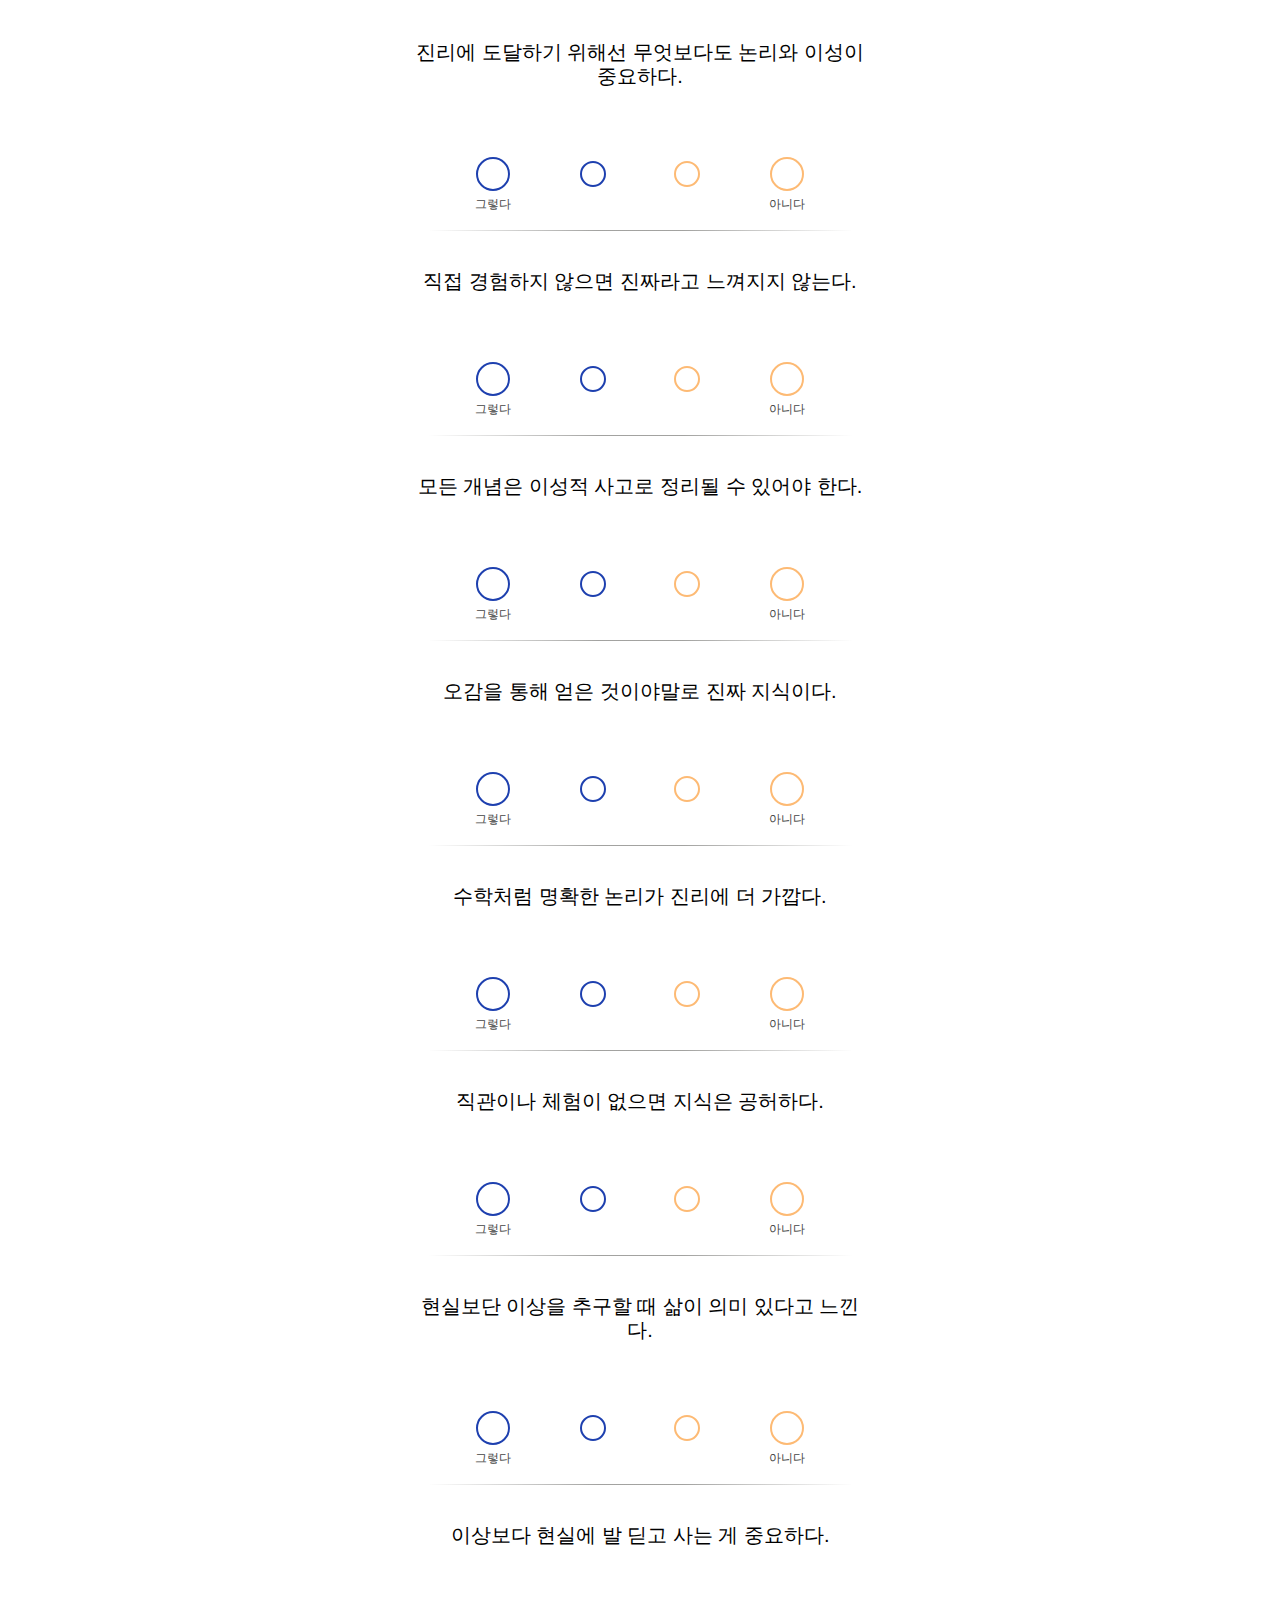
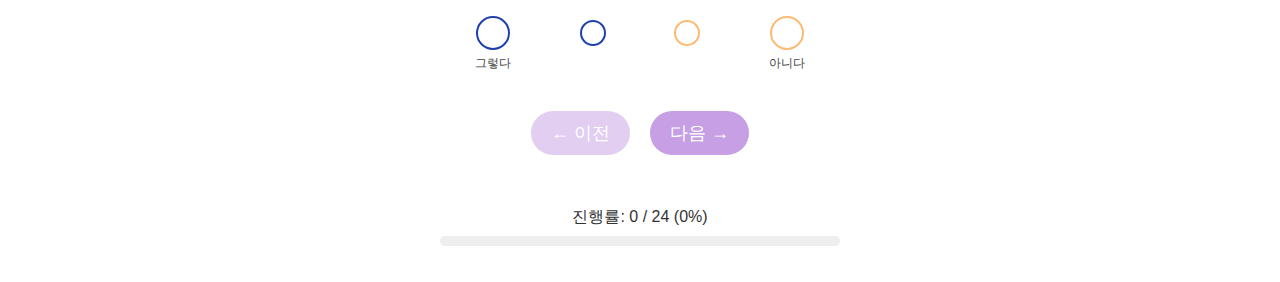
<file: 철학 웹사이트_결과페이지 디자인 제외 모든 기능 구현/index.html>
<!DOCTYPE html>
<html lang="ko">
<head>
  <meta charset="UTF-8" />
  <meta name="viewport" content="width=device-width, initial-scale=1.0"/>
  <title>철학 웹사이트</title>
  <link rel="stylesheet" href="style.css" />
  <link rel="preconnect" href="https://fonts.googleapis.com">
  <link rel="preconnect" href="https://fonts.gstatic.com" crossorigin>
  <link href="https://fonts.googleapis.com/css2?family=Noto+Sans+KR:wght@100..900&display=swap" rel="stylesheet">
  <!-- 결과 전용 CSS -->
  <link rel="stylesheet" href="result.css" />


</head>
<body>
  <!-- 질문 섹션 -->
  <div class="container" id="question-section">
    <div id="question-container" class="question-page active"></div>

    <div class="navigation">
      <button id="prev-button" class="nav-button" disabled>← 이전</button>
      <button id="next-button" class="nav-button">다음 →</button>
    </div>

    <!-- 진행률 영역 -->
    <div class="progress-container">
      <div class="progress-status">
        진행률: <span id="progress-count">0 / 24</span> (<span id="progress-percent">0%</span>)
      </div>
      <div class="progress-wrapper">
        <div class="progress-bar" id="progress-bar"></div>
      </div>
    </div>
  </div>

  <!-- 결과 섹션 (초기 비표시) -->
  <div id="result-container" style="display: none;"></div>
  <!-- 철학자 데이터 및 결과 렌더링 -->
  <script src="questions.js"></script>
  <script src="logics.js"></script>
  <script src="philosophers.js"></script>
  <script src="renderResult.js"></script>
</body>

</html>
</file>
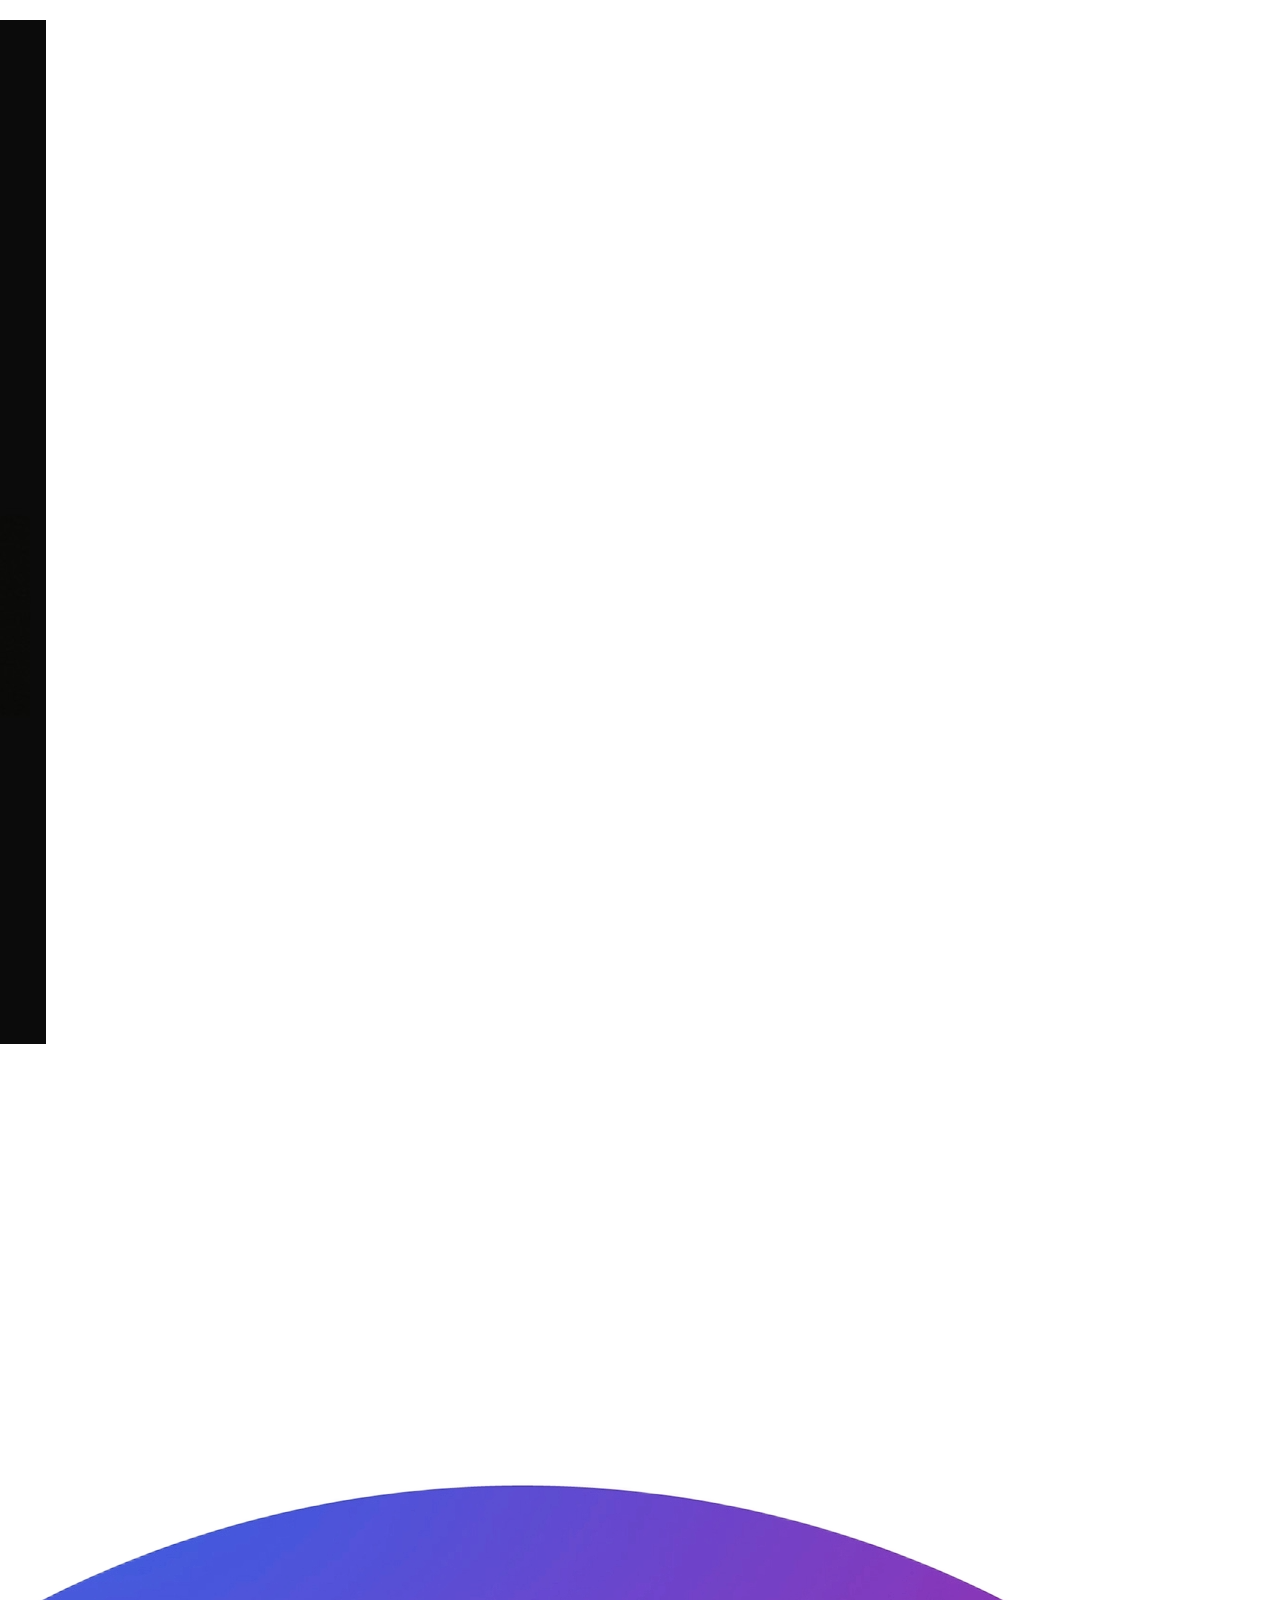
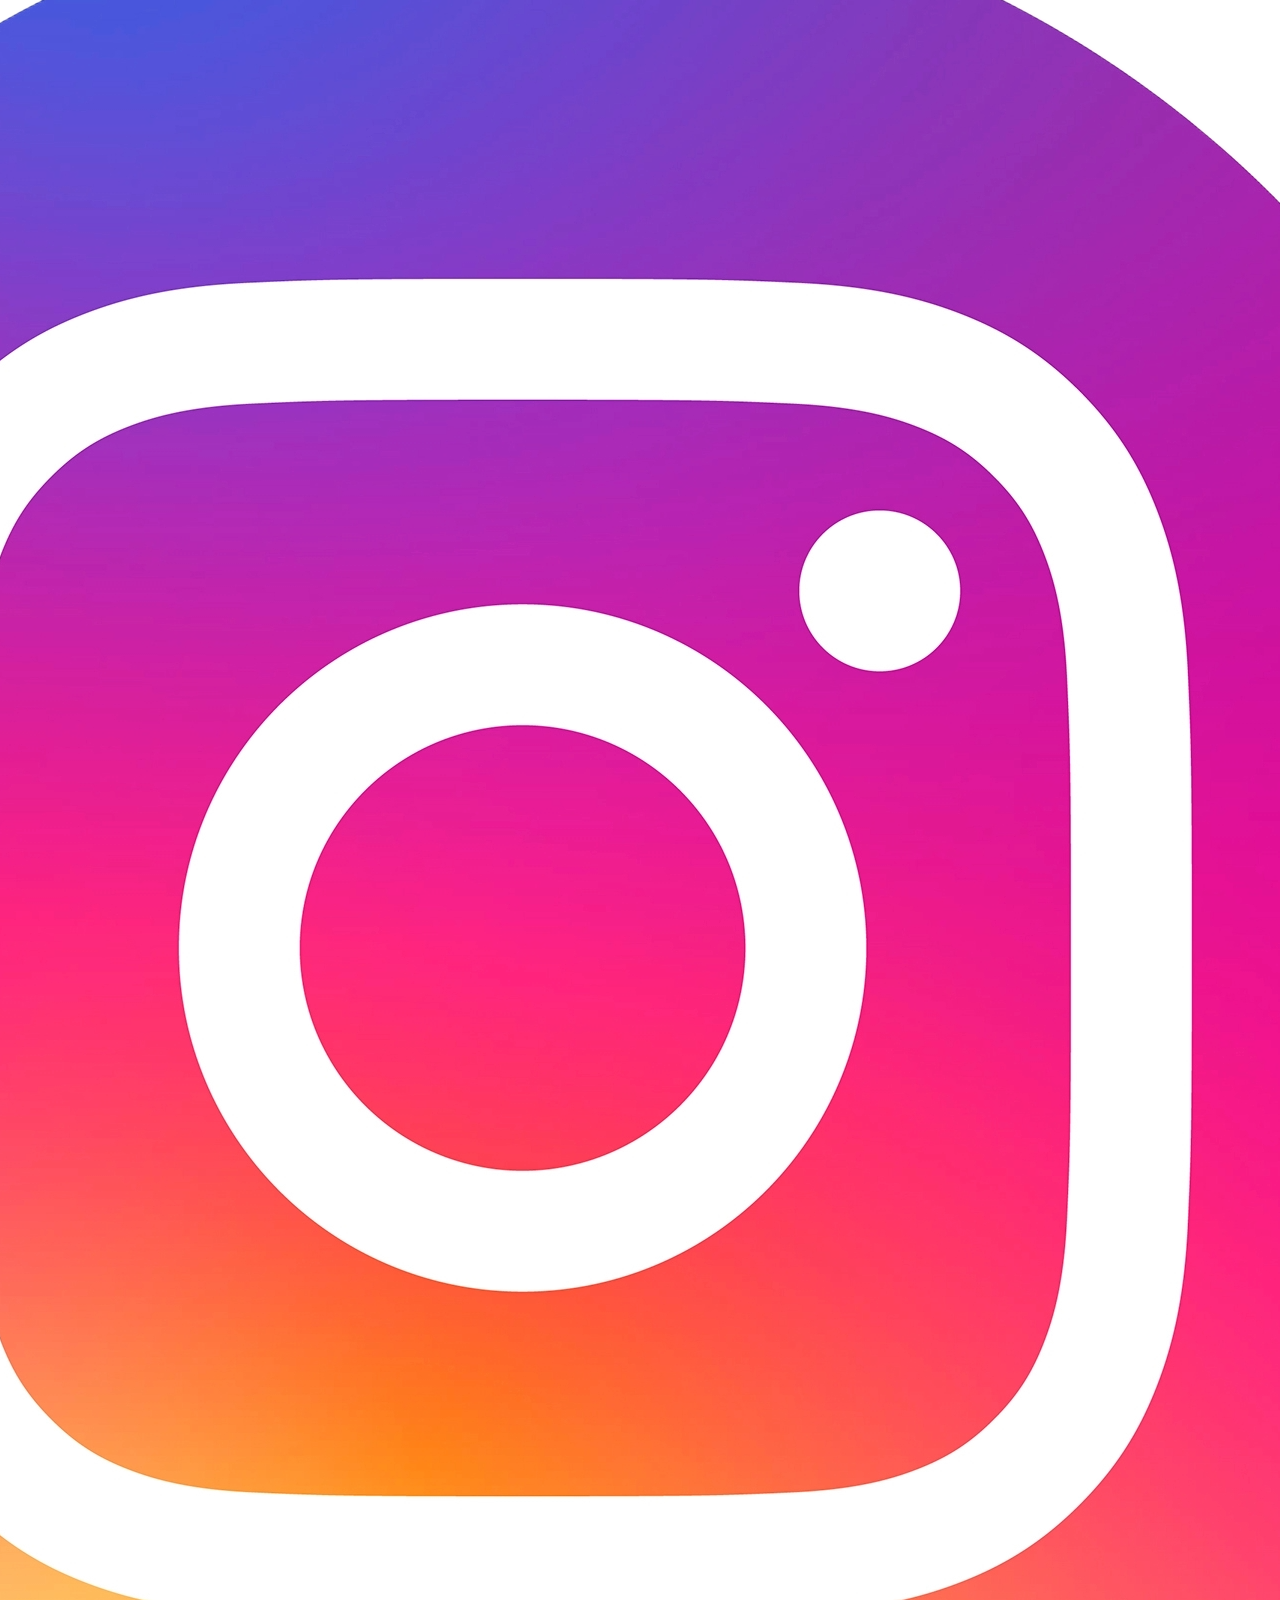
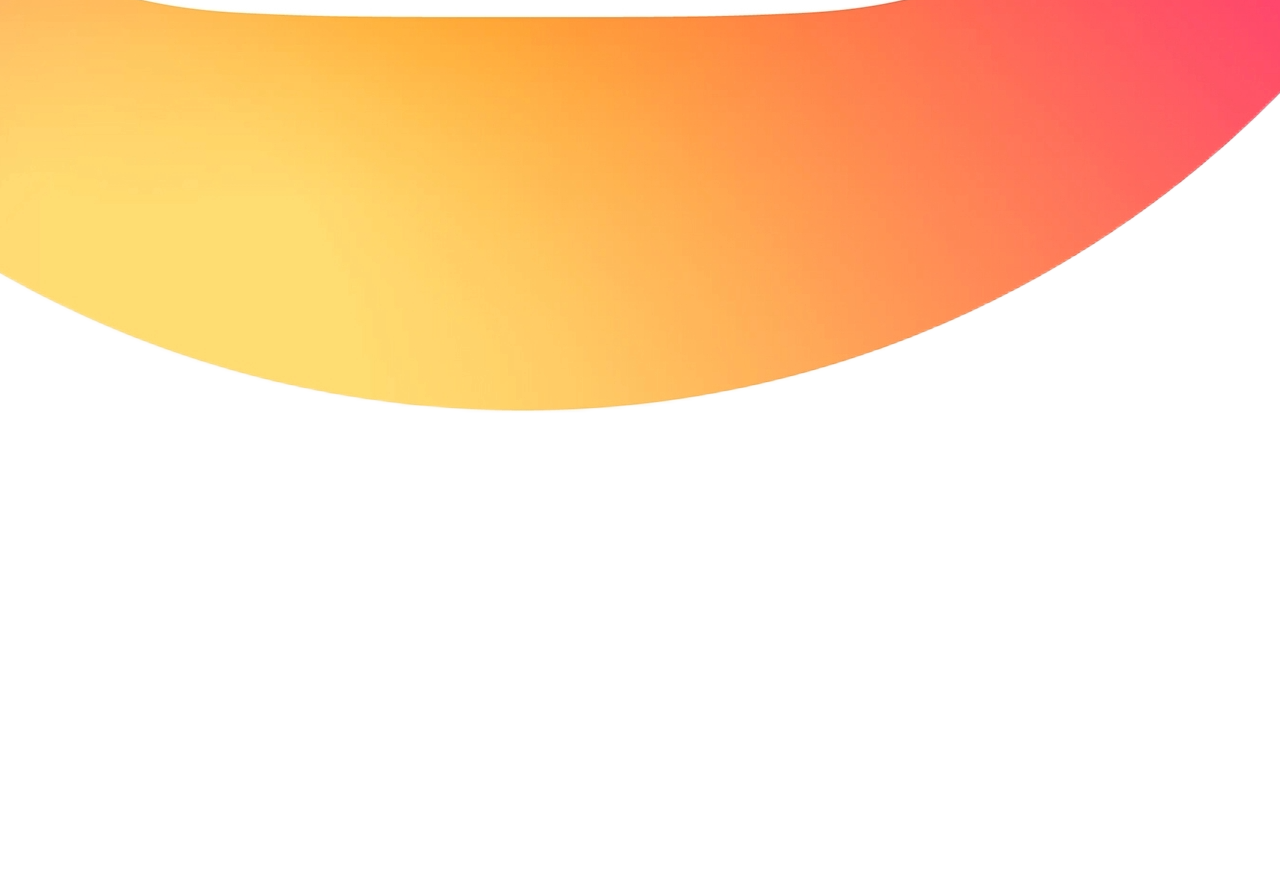
<file: 철학 웹사이트_결과페이지 디자인,퍼센트바 제외 모든 기능 구현/index.html>
<!DOCTYPE html>
<html lang="ko">
<head>
  <meta charset="UTF-8" />
  <meta name="viewport" content="width=device-width, initial-scale=1.0"/>
  <title>철학 웹사이트</title>
  <link rel="preconnect" href="https://fonts.googleapis.com">
  <link rel="preconnect" href="https://fonts.gstatic.com" crossorigin>
  <link href="https://fonts.googleapis.com/css2?family=Noto+Sans+KR:wght@100..900&display=swap" rel="stylesheet">
  <link rel="stylesheet" href="style.css" />

  <!-- 결과 전용 CSS -->
  <link rel="stylesheet" href="result.css" />

</head>
<body>
  <div class="header-bar">
    <div class="logo">
      <img src="KSTI.jpeg" alt="KSTI Logo" class="logo-image">
    </div>
    <a href="https://www.instagram.com/meme.losophy" target="_blank" class="insta-link">
      <img src="instagram.png" alt="Instagram" class="insta-icon">
    </a>
  </div>
  <!-- 질문 섹션 -->
  <div class="container" id="question-section">
    <div class="intro-top">
      <h1 class="intro-header">무료 철학 테스트</h1>
      <p class="intro-subtitle">KSTI Type Explorer</p>
      <div class="intro-card">
        <div class="intro-icon">🧠</div>
        <div class="intro-text">여러분의 철학 유형을 확인할 수 있도록 솔직하게 답변해 주세요.</div>
      </div>
      <div class="intro-card">
        <div class="intro-icon">📚</div>
        <div class="intro-text">당신의 성향이 삶의 다양한 영역에 어떤 영향을 미치는지 알아보세요.</div>
      </div>
      <div class="intro-card">
        <div class="intro-icon">🚀</div>
        <div class="intro-text">철학을 통해 더 나은 삶을 설계하세요.</div>
      </div>
    </div>
    <div id="question-container" class="question-page active"></div>

    <div class="navigation">
      <button id="prev-button" class="nav-button" disabled>← 이전</button>
      <button id="next-button" class="nav-button">다음 →</button>
    </div>

  </div>

  <!-- 결과 섹션 (초기 비표시) -->
  <div id="result-container" style="display: none;"></div>

  <!-- progress bar moved outside container -->
  <div id="progress-wrapper" class="progress-container">
    <div class="progress-status">
      
      <span id="progress-percent">0%</span>
    </div>
    <div class="progress-wrapper">
      <div class="progress-bar" id="progress-bar"></div>
    </div>
  </div>

  <!-- 철학자 데이터 및 결과 렌더링 -->
  <script src="questions.js"></script>
  <script src="logics.js"></script>
  <script src="philosophers.js"></script>
  <script src="renderResult.js"></script>
</body>

</html>
</file>
<file: 철학 웹사이트_결과페이지 디자인 제외 모든 기능 구현/style.css>
/* 기본 설정 */
* {
  margin: 0;
  padding: 0;
  box-sizing: border-box;
  font-family: 'Inter', sans-serif;
}

body {
  background-color: #ffffff;
  display: flex;
  justify-content: center;
  align-items: flex-start;
  min-height: 100vh;
  padding: 20px;
}

.container {
  width: 100%;
  max-width: 500px;
  display: flex;
  flex-direction: column;
  align-items: center;
  justify-content: center;
  gap: 20px;
}

.question-page {
  width: 100%;
  display: flex;
  flex-direction: column;
  gap: px;
}

.question-frame {
  width: 100%;
  padding: 20px 20px;
  display: flex;
  flex-direction: column;
  align-items: center;
  gap: 20px;
}

.question-text {
  font-size: 20px;
  font-weight: 400;
  color: #000;
  text-align: center;
  line-height: 1.2;
  margin-bottom: 1rem;
}

.divider {
  width: 85%;
  height: 1px;
  background: linear-gradient(to right, rgba(70, 70, 66, 0), #464642 40%, #464642 60%, rgba(70, 70, 66, 0));
  opacity: 0.5;
  margin: 18px auto;
}


/* 라디오 버튼 정렬 */

input[type="radio"] {
  opacity: 0;
  position: absolute;
  width: 100%;
  height: 100%;
  cursor: pointer;
  z-index: 2;
}


.radio-options {
  display: flex;
  justify-content: space-between;
  align-items: center;
  margin-top: 2rem;
  width: 75%;
}

.radio-option {
  position: relative;
  width: 36px;
  height: 36px;
  display: flex;
  align-items: center;
  justify-content: center;
  cursor: pointer;
}

.radio-circle {
  display: inline-block;
  border-radius: 50%;
  background-color: #FFF;
  transition: all 0.2s;
}

.radio-option.big-R .radio-circle {
  width: 34px;
  height: 34px;
  border: 2px solid #1E40AF;
}

.radio-option.small-R .radio-circle {
  width: 26px;
  height: 26px;
  border: 2px solid #1E40AF;
}

.radio-option.big-E .radio-circle {
  width: 34px;
  height: 34px;
  border: 2px solid #FDBA74;
}

.radio-option.small-E .radio-circle {
  width: 26px;
  height: 26px;
  border: 2px solid #FDBA74;
}

/* 공통 선택 시 효과 틀 유지 */
.radio-option.selected .radio-circle {
  transition: background-color 0.3s ease;
}

/* R 유형 (파란색 채움) */
.radio-option.selected.big-R .radio-circle,
.radio-option.selected.small-R .radio-circle {
  background-color: #1E40AF; /* RIOT 색 */
}

/* E 유형 (주황색 채움) */
.radio-option.selected.big-E .radio-circle,
.radio-option.selected.small-E .radio-circle {
  background-color: #FDBA74; /* EAUP 색 */
}


.radio-circle-svg {
  cursor: pointer;
}

.radio-circle-bg {
  fill: none;
  stroke: #ccc;
  stroke-width: 2;
}

.radio-circle-wrapper:hover .radio-circle-fill {
  opacity: 1;
}

.radio-text {
  position: absolute;
  top: 100%;
  left: 50%;
  transform: translateX(-50%);
  margin-top: 4px;
  font-size: 0.75rem;
  color: #444;
  white-space: nowrap;
  text-align: center;
}

.radio-option.big-R,
.radio-option.big-E {
  width: auto;
  padding: 0 8px;
}



/* 네비게이션 */
.navigation {
  display: flex;
  justify-content: center;
  gap: 20px;
  margin-top: 20px;
}

.nav-button {
  background-color: #c69fe5;
  color: #FFF;
  border: none;
  border-radius: 50px;
  padding: 10px 20px;
  font-size: 18px;
  cursor: pointer;
}

.nav-button:disabled {
  opacity: 0.5;
  cursor: not-allowed;
}

/* 진행 표시 */
.ellipse-container {
  display: flex;
  justify-content: center;
  gap: 10px;
  margin-top: 20px;
}

.ellipse {
  border-radius: 50%;
  background-color: #D9D9D9;
}

.ellipse.big-R {
  width: 34px;
  height: 34px;
  background-color: #1E40AF;
}
.ellipse.small-R {
  width: 24px;
  height: 24px;
  background-color: #1E40AF;
}
.ellipse.small-E {
  width: 24px;
  height: 24px;
  background-color: #FDBA74;
}
.ellipse.big-E {
  width: 34px;
  height: 34px;
  background-color: #FDBA74;
}

.progress-container {
  width: 80%;
  max-width: 800px;
  margin: 2rem auto 1rem auto;
  text-align: center;
}

.progress-status {
  margin-bottom: 0.5rem;
  font-size: 1rem;
  color: #333;
}

.progress-wrapper {
  background-color: #eee;
  border-radius: 8px;
  height: 10px;
  width: 100%;
  overflow: hidden;
}

.progress-bar {
  height: 100%;
  width: 0%;
  background-color: #464642;
  transition: width 0.3s ease;
}

.blurred {
  opacity: 0.3;
  transition: opacity 0.3s ease;
}
</file>
<file: 철학 웹사이트_결과페이지 디자인 제외 모든 기능 구현/result.css>
.
</file>
<file: 철학 웹사이트_결과페이지 디자인,퍼센트바 제외 모든 기능 구현/style.css>
/* 기본 설정 */
* {
  margin: 0;
  padding: 0;
  box-sizing: border-box;
  font-family: 'Inter', sans-serif;
}

body {
  background-color: #ffffff;
  display: flex;
  justify-content: center;
  align-items: flex-start;
  min-height: 100vh;
  padding: 20px;
}

.container {
  width: 100%;
  max-width: 500px;
  display: flex;
  flex-direction: column;
  align-items: center;
  justify-content: center;
  gap: 20px;
}

.question-page {
  width: 100%;
  display: flex;
  flex-direction: column;
  gap: px;
}

.question-frame {
  width: 100%;
  padding: 20px 20px;
  display: flex;
  flex-direction: column;
  align-items: center;
  gap: 20px;
}

.question-text {
  font-size: 20px;
  font-weight: 400;
  color: #000;
  text-align: center;
  line-height: 1.2;
  margin-bottom: 1rem;
}

.divider {
  width: 85%;
  height: 1px;
  background: linear-gradient(to right, rgba(70, 70, 66, 0), #464642 40%, #464642 60%, rgba(70, 70, 66, 0));
  opacity: 0.5;
  margin: 18px auto;
}


/* 라디오 버튼 정렬 */

input[type="radio"] {
  opacity: 0;
  position: absolute;
  width: 100%;
  height: 100%;
  cursor: pointer;
  z-index: 2;
}


.radio-options {
  display: flex;
  justify-content: space-between;
  align-items: center;
  margin-top: 2rem;
  width: 75%;
}

.radio-option {
  position: relative;
  width: 36px;
  height: 36px;
  display: flex;
  align-items: center;
  justify-content: center;
  cursor: pointer;
}

.radio-circle {
  display: inline-block;
  border-radius: 50%;
  background-color: #FFF;
  transition: all 0.2s;
}

.radio-option.big-R .radio-circle {
  width: 34px;
  height: 34px;
  border: 2px solid #1E40AF;
}

.radio-option.small-R .radio-circle {
  width: 26px;
  height: 26px;
  border: 2px solid #1E40AF;
}

.radio-option.big-E .radio-circle {
  width: 34px;
  height: 34px;
  border: 2px solid #FDBA74;
}

.radio-option.small-E .radio-circle {
  width: 26px;
  height: 26px;
  border: 2px solid #FDBA74;
}

/* 공통 선택 시 효과 틀 유지 */
.radio-option.selected .radio-circle {
  transition: background-color 0.3s ease;
}

/* R 유형 (파란색 채움) */
.radio-option.selected.big-R .radio-circle,
.radio-option.selected.small-R .radio-circle {
  background-color: #1E40AF; /* RIOT 색 */
}

/* E 유형 (주황색 채움) */
.radio-option.selected.big-E .radio-circle,
.radio-option.selected.small-E .radio-circle {
  background-color: #FDBA74; /* EAUP 색 */
}


.radio-circle-svg {
  cursor: pointer;
}

.radio-circle-bg {
  fill: none;
  stroke: #ccc;
  stroke-width: 2;
}

.radio-circle-wrapper:hover .radio-circle-fill {
  opacity: 1;
}

.radio-text {
  position: absolute;
  top: 100%;
  left: 50%;
  transform: translateX(-50%);
  margin-top: 4px;
  font-size: 0.75rem;
  color: #444;
  white-space: nowrap;
  text-align: center;
}

.radio-option.big-R,
.radio-option.big-E {
  width: auto;
  padding: 0 8px;
}



/* 네비게이션 */
.navigation {
  display: flex;
  justify-content: center;
  gap: 20px;
  margin-top: 20px;
}

.nav-button {
  background-color: #c69fe5;
  color: #FFF;
  border: none;
  border-radius: 50px;
  padding: 10px 20px;
  font-size: 18px;
  cursor: pointer;
}

.nav-button:disabled {
  opacity: 0.5;
  cursor: not-allowed;
}

/* 진행 표시 */
.ellipse-container {
  display: flex;
  justify-content: center;
  gap: 10px;
  margin-top: 20px;
}

.ellipse {
  border-radius: 50%;
  background-color: #D9D9D9;
}

.ellipse.big-R {
  width: 34px;
  height: 34px;
  background-color: #1E40AF;
}
.ellipse.small-R {
  width: 24px;
  height: 24px;
  background-color: #1E40AF;
}
.ellipse.small-E {
  width: 24px;
  height: 24px;
  background-color: #FDBA74;
}
.ellipse.big-E {
  width: 34px;
  height: 34px;
  background-color: #FDBA74;
}

.progress-container {
  width: 80%;
  max-width: 800px;
  margin: 2rem auto 1rem auto;
  text-align: center;
}

.progress-status {
  margin-bottom: 0.5rem;
  font-size: 1rem;
  color: #333;
}

.progress-wrapper {
  background-color: #eee;
  border-radius: 8px;
  height: 10px;
  width: 100%;
  overflow: hidden;
}

.progress-bar {
  height: 100%;
  width: 0%;
  background-color: #464642;
  transition: width 0.3s ease;
}

.blurred {
  opacity: 0.3;
  transition: opacity 0.3s ease;
}
</file>
<file: 철학 웹사이트_결과페이지 디자인,퍼센트바 제외 모든 기능 구현/result.css>
.
</file>
